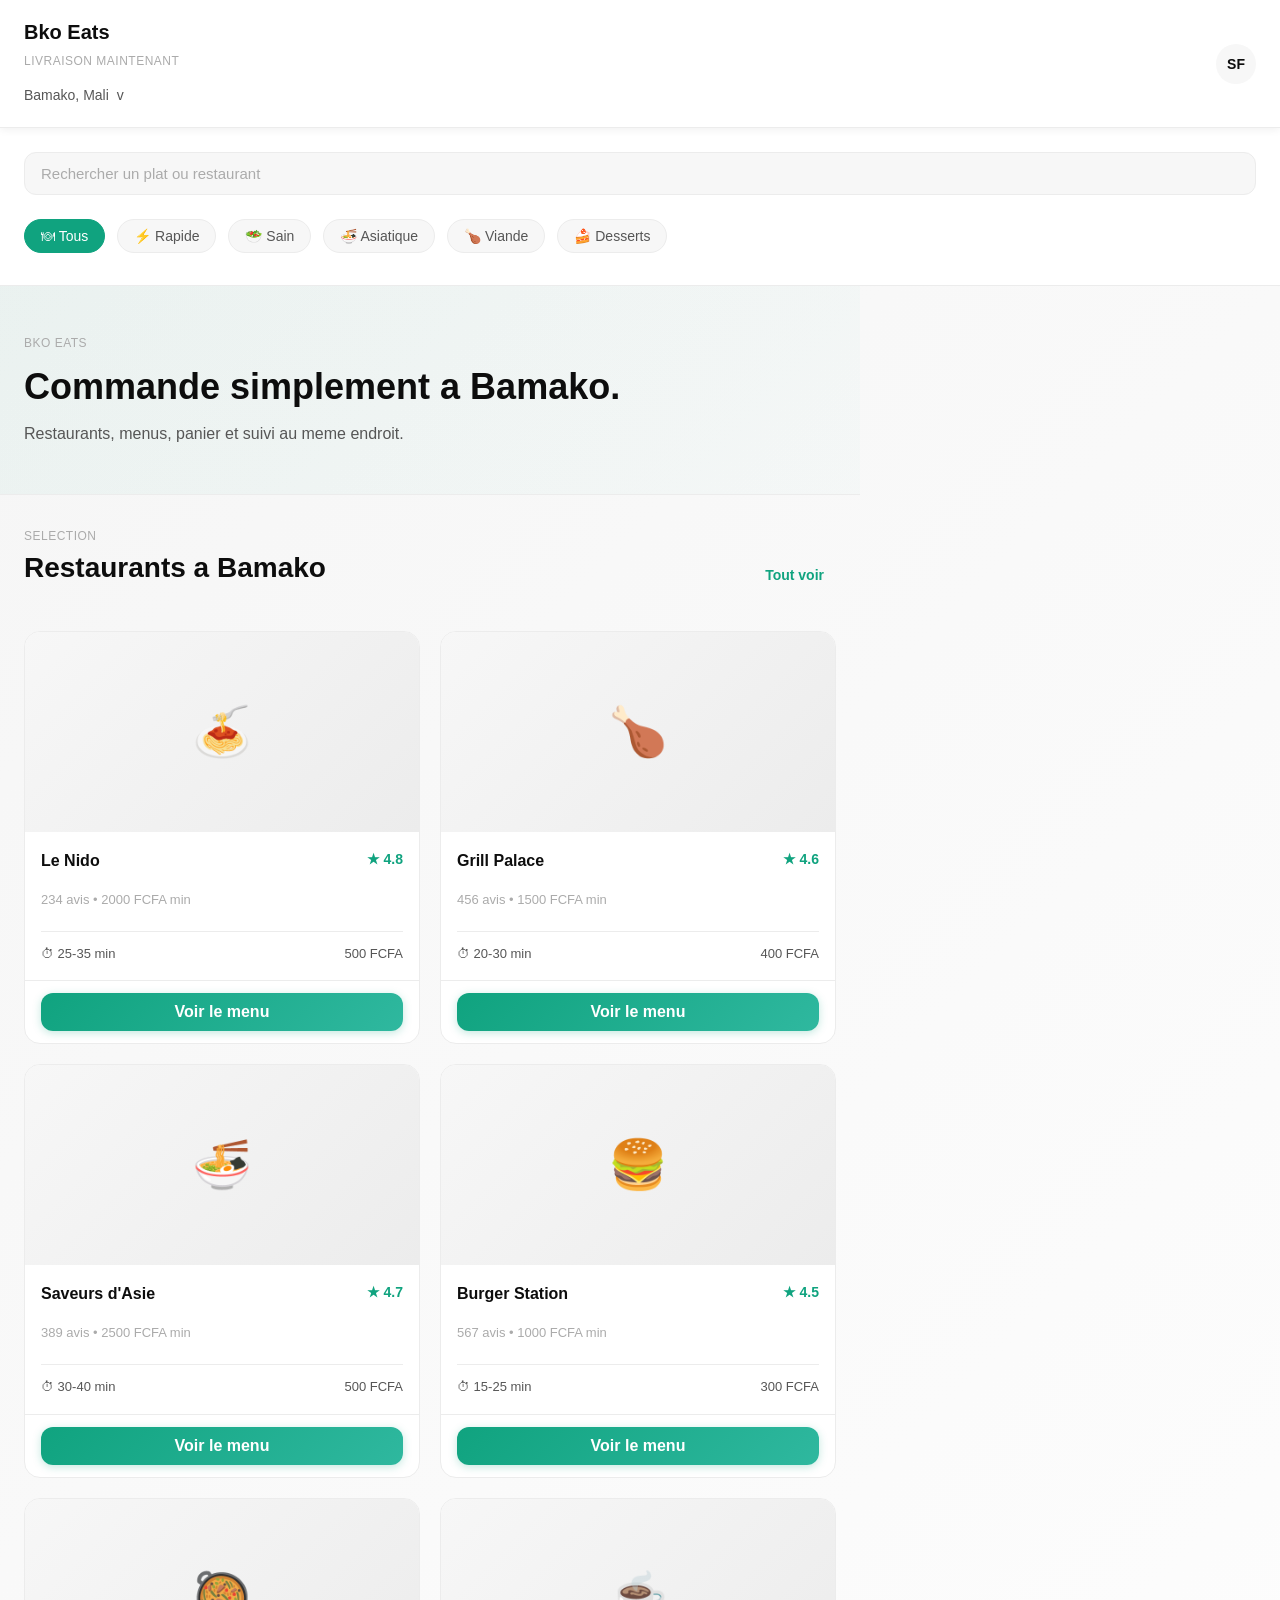
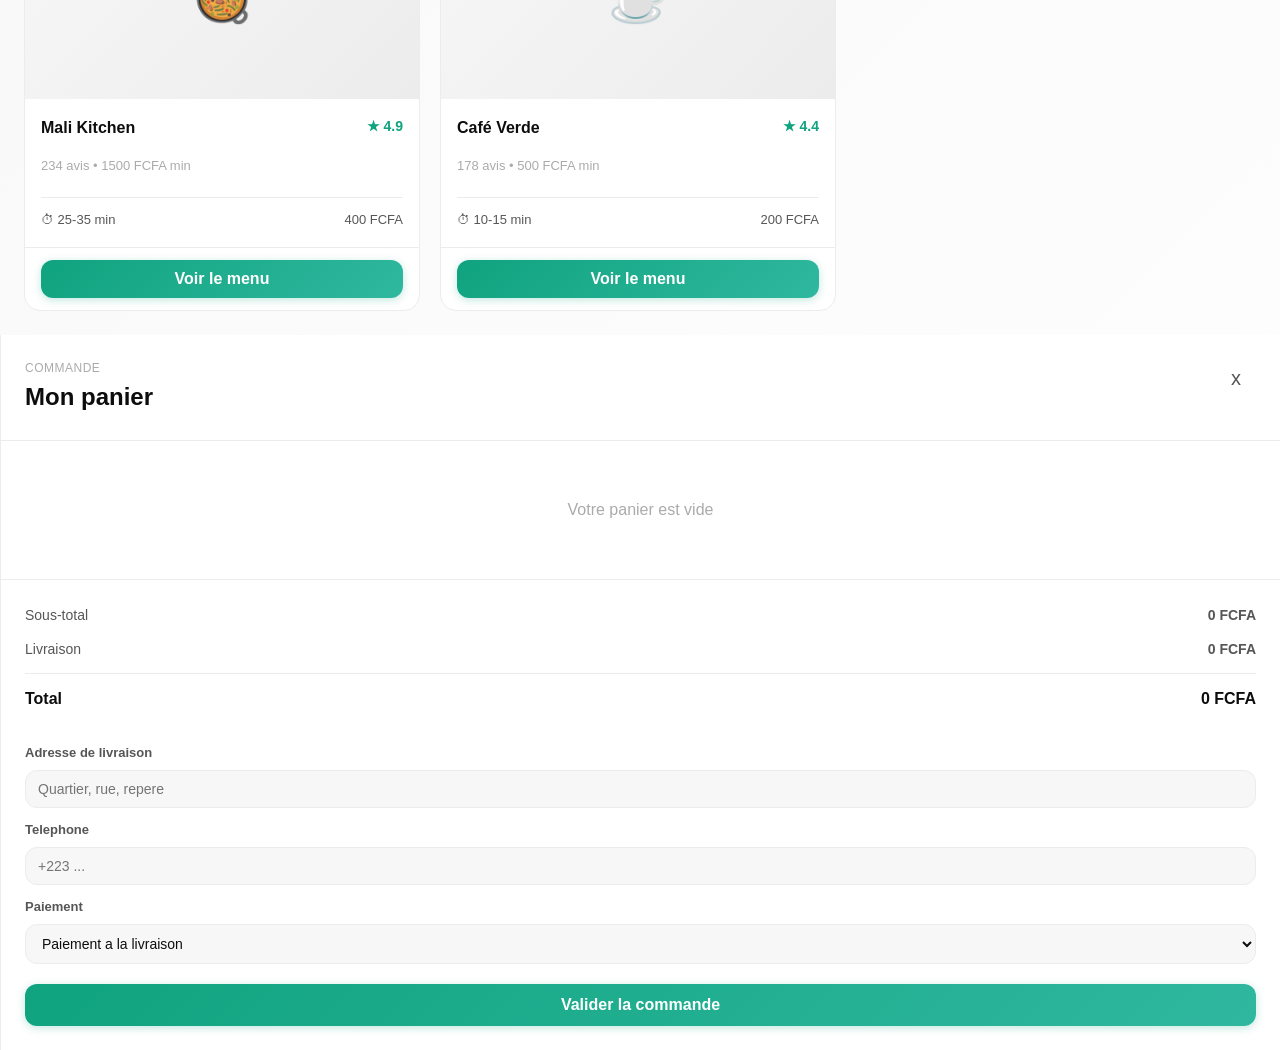
<file: index.html>
<!doctype html>
<html lang="fr">
  <head>
    <meta charset="UTF-8" />
    <meta name="viewport" content="width=device-width, initial-scale=1.0" />
    <title>Bko Eats - Commande de repas</title>
    <meta name="theme-color" content="#10a37f" />
    <link rel="manifest" href="manifest.json" />
    <link rel="icon" href="data:image/svg+xml,<svg xmlns='http://www.w3.org/2000/svg' viewBox='0 0 100 100'><text x='50' y='75' font-size='80' text-anchor='middle'>🍽</text></svg>" />
    <link rel="stylesheet" href="styles.css?v=4" />
  </head>
  <body>
    <main class="app-shell">
      <section class="topbar">
        <div>
          <p class="brand-name">Bko Eats</p>
          <p class="eyebrow">Livraison maintenant</p>
          <button class="location-button" type="button" aria-label="Changer l'adresse">
            <span>Bamako, Mali</span>
            <span aria-hidden="true">v</span>
          </button>
        </div>
        <button class="icon-button" type="button" id="authButton" aria-label="Profil">SF</button>
      </section>

      <section class="search-panel">
        <label class="search-box">
          <input id="searchInput" type="search" placeholder="Rechercher un plat ou restaurant" />
        </label>
        <div class="category-row" id="categoryRow"></div>
      </section>

      <section class="hero">
        <div>
          <p class="eyebrow">Bko Eats</p>
          <h1>Commande simplement a Bamako.</h1>
          <p>Restaurants, menus, panier et suivi au meme endroit.</p>
        </div>
      </section>

      <section class="section-heading">
        <div>
          <p class="eyebrow">Selection</p>
          <h2>Restaurants a Bamako</h2>
        </div>
        <button class="text-button" type="button" id="resetButton">Tout voir</button>
      </section>

      <section class="restaurant-list" id="restaurantList"></section>
    </main>

    <aside class="cart-panel" id="cartPanel" aria-live="polite">
      <div class="cart-header">
        <div>
          <p class="eyebrow">Commande</p>
          <h2>Mon panier</h2>
        </div>
        <button class="icon-button close-cart" type="button" id="closeCart" aria-label="Fermer le panier">x</button>
      </div>
      <div class="cart-items" id="cartItems"></div>
      <div class="cart-summary">
        <div><span>Sous-total</span><strong id="subtotal">0 FCFA</strong></div>
        <div><span>Livraison</span><strong id="delivery">0 FCFA</strong></div>
        <div class="total"><span>Total</span><strong id="total">0 FCFA</strong></div>
        <form class="payment-form" id="paymentForm">
          <label>
            Adresse de livraison
            <input id="deliveryAddress" name="address" type="text" placeholder="Quartier, rue, repere" />
          </label>
          <label>
            Telephone
            <input id="deliveryPhone" name="phone" type="tel" placeholder="+223 ..." />
          </label>
          <label>
            Paiement
            <select id="paymentMethod" name="paymentMethod">
              <option value="cash">Paiement a la livraison</option>
              <option value="orange-money">Orange Money</option>
              <option value="wave">Wave</option>
              <option value="card">Carte bancaire</option>
            </select>
          </label>
        </form>
        <p class="cart-notice" id="cartNotice"></p>
        <button class="primary-button" type="button" id="checkoutButton">Valider la commande</button>
      </div>
    </aside>

    <button class="floating-cart" type="button" id="openCart">
      <span>Panier</span>
      <strong id="cartCount">0</strong>
    </button>

    <div class="order-modal" id="orderModal" role="dialog" aria-modal="true" aria-labelledby="orderTitle">
      <div class="modal-card">
        <button class="icon-button modal-close" type="button" id="closeModal" aria-label="Fermer">x</button>
        <div class="success-mark">OK</div>
        <h2 id="orderTitle">Commande confirmee</h2>
        <p id="orderMessage">Ton restaurant prepare la commande. Livraison estimee dans 28 minutes.</p>
        <div class="tracking">
          <span class="active"></span>
          <span class="active"></span>
          <span></span>
          <span></span>
        </div>
      </div>
    </div>

    <div class="order-modal" id="authModal" role="dialog" aria-modal="true" aria-labelledby="authTitle">
      <div class="modal-card account-card">
        <button class="icon-button modal-close" type="button" id="closeAuthModal" aria-label="Fermer">x</button>
        <h2 id="authTitle">Mon compte Bko Eats</h2>
        <p id="authStatus">Connecte-toi pour sauvegarder tes commandes, ton panier et tes avis.</p>
        <form class="account-form" id="authForm">
          <label>
            Nom
            <input id="authName" name="name" type="text" placeholder="Ton nom" required />
          </label>
          <label>
            Telephone
            <input id="authPhone" name="phone" type="tel" placeholder="+223 ..." required />
          </label>
          <label>
            Adresse
            <input id="authAddress" name="address" type="text" placeholder="Quartier, rue, repere" required />
          </label>
          <button class="primary-button" type="submit">Enregistrer le compte</button>
        </form>
        <div class="order-history" id="orderHistory"></div>
      </div>
    </div>

    <script src="app.js?v=4"></script>
    <script>
      if ("serviceWorker" in navigator) {
        navigator.serviceWorker.register("sw.js");
      }
    </script>
  </body>
</html>
</file>
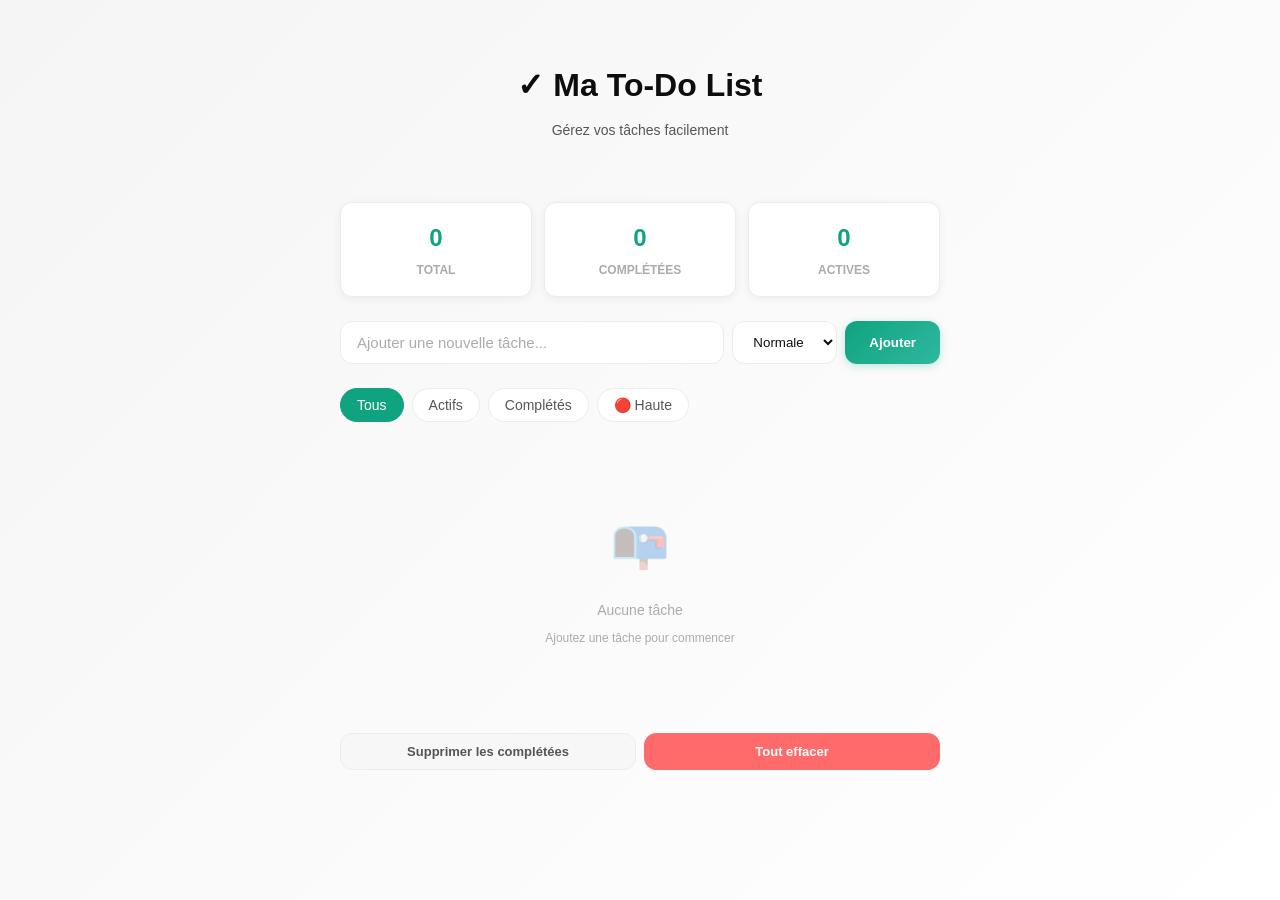
<file: todo.html>
<!DOCTYPE html>
<html lang="fr">
  <head>
    <meta charset="UTF-8" />
    <meta name="viewport" content="width=device-width, initial-scale=1.0" />
    <title>To-Do List - Gestion des Tâches</title>
    <meta name="theme-color" content="#10a37f" />
    <link rel="icon" href="icon.svg" type="image/svg+xml" />
    <style>
      :root {
        --primary: #10a37f;
        --primary-dark: #0d7c5e;
        --primary-light: #2fb89f;
        --background: #ffffff;
        --surface: #f7f7f7;
        --text-primary: #0d0d0d;
        --text-secondary: #565656;
        --text-tertiary: #ababab;
        --border: #d9d9d9;
        --border-light: #ececec;
        --error: #ff6b6b;
        --success: #51cf66;
        --shadow-sm: 0 2px 8px rgba(0, 0, 0, 0.06);
        --shadow-md: 0 4px 16px rgba(0, 0, 0, 0.1);
        --shadow-lg: 0 8px 32px rgba(0, 0, 0, 0.12);
        --radius-sm: 8px;
        --radius-md: 12px;
        --radius-lg: 16px;
        --transition: all 0.3s cubic-bezier(0.4, 0, 0.2, 1);
      }

      * {
        margin: 0;
        padding: 0;
        box-sizing: border-box;
      }

      html {
        scroll-behavior: smooth;
      }

      body {
        font-family: -apple-system, BlinkMacSystemFont, "Segoe UI", Roboto, "Helvetica Neue", Arial, sans-serif;
        background: linear-gradient(135deg, #f5f5f5 0%, #ffffff 100%);
        color: var(--text-primary);
        line-height: 1.6;
        -webkit-font-smoothing: antialiased;
        -moz-osx-font-smoothing: grayscale;
        min-height: 100vh;
        padding: 20px;
      }

      .container {
        max-width: 600px;
        margin: 0 auto;
      }

      .header {
        text-align: center;
        margin-bottom: 40px;
        padding: 40px 0 20px;
      }

      .header h1 {
        font-size: 32px;
        font-weight: 700;
        margin-bottom: 8px;
        color: var(--text-primary);
      }

      .header p {
        font-size: 14px;
        color: var(--text-secondary);
      }

      .stats {
        display: grid;
        grid-template-columns: repeat(3, 1fr);
        gap: 12px;
        margin-bottom: 24px;
      }

      .stat-card {
        background: var(--background);
        padding: 16px;
        border-radius: var(--radius-md);
        border: 1px solid var(--border-light);
        text-align: center;
        box-shadow: var(--shadow-sm);
      }

      .stat-card-number {
        font-size: 24px;
        font-weight: 700;
        color: var(--primary);
        margin-bottom: 4px;
      }

      .stat-card-label {
        font-size: 12px;
        color: var(--text-tertiary);
        text-transform: uppercase;
        font-weight: 600;
      }

      .input-section {
        display: flex;
        gap: 8px;
        margin-bottom: 24px;
      }

      .input-section input {
        flex: 1;
        padding: 12px 16px;
        border: 1px solid var(--border-light);
        border-radius: var(--radius-md);
        font-size: 15px;
        background: var(--background);
        color: var(--text-primary);
        transition: var(--transition);
      }

      .input-section input:focus {
        outline: none;
        border-color: var(--primary);
        box-shadow: 0 0 0 3px rgba(16, 163, 127, 0.1);
      }

      .input-section input::placeholder {
        color: var(--text-tertiary);
      }

      .add-button {
        padding: 12px 24px;
        background: linear-gradient(135deg, var(--primary) 0%, var(--primary-light) 100%);
        color: white;
        border: none;
        border-radius: var(--radius-md);
        font-weight: 600;
        cursor: pointer;
        transition: var(--transition);
        box-shadow: 0 2px 8px rgba(16, 163, 127, 0.25);
        white-space: nowrap;
      }

      .add-button:hover {
        transform: translateY(-2px);
        box-shadow: 0 4px 16px rgba(16, 163, 127, 0.35);
      }

      .add-button:active {
        transform: translateY(0);
      }

      .filters {
        display: flex;
        gap: 8px;
        margin-bottom: 24px;
        flex-wrap: wrap;
      }

      .filter-button {
        padding: 8px 16px;
        background: var(--background);
        border: 1px solid var(--border-light);
        border-radius: 20px;
        font-size: 14px;
        cursor: pointer;
        transition: var(--transition);
        color: var(--text-secondary);
        font-weight: 500;
      }

      .filter-button:hover,
      .filter-button.active {
        background: var(--primary);
        color: white;
        border-color: var(--primary);
      }

      .todo-list {
        display: flex;
        flex-direction: column;
        gap: 12px;
      }

      .todo-item {
        display: flex;
        align-items: flex-start;
        gap: 12px;
        padding: 16px;
        background: var(--background);
        border-radius: var(--radius-md);
        border: 1px solid var(--border-light);
        transition: var(--transition);
        animation: slideIn 0.3s ease-out;
      }

      @keyframes slideIn {
        from {
          opacity: 0;
          transform: translateY(-10px);
        }
        to {
          opacity: 1;
          transform: translateY(0);
        }
      }

      .todo-item:hover {
        border-color: var(--primary);
        box-shadow: var(--shadow-md);
      }

      .todo-item.completed {
        opacity: 0.6;
        background: var(--surface);
      }

      .todo-checkbox {
        width: 24px;
        height: 24px;
        border-radius: 50%;
        border: 2px solid var(--border);
        cursor: pointer;
        display: flex;
        align-items: center;
        justify-content: center;
        flex-shrink: 0;
        margin-top: 2px;
        transition: var(--transition);
      }

      .todo-checkbox:hover {
        border-color: var(--primary);
        background: rgba(16, 163, 127, 0.05);
      }

      .todo-item input[type="checkbox"]:checked + .todo-checkbox {
        background: linear-gradient(135deg, var(--primary) 0%, var(--primary-light) 100%);
        border-color: var(--primary);
        color: white;
      }

      .todo-item input[type="checkbox"] {
        display: none;
      }

      .todo-content {
        flex: 1;
        min-width: 0;
      }

      .todo-title {
        font-size: 15px;
        font-weight: 500;
        color: var(--text-primary);
        word-break: break-word;
        margin-bottom: 4px;
      }

      .todo-item.completed .todo-title {
        text-decoration: line-through;
        color: var(--text-tertiary);
      }

      .todo-meta {
        display: flex;
        align-items: center;
        gap: 12px;
        font-size: 12px;
        color: var(--text-tertiary);
      }

      .todo-priority {
        padding: 2px 8px;
        border-radius: 4px;
        font-weight: 600;
        font-size: 11px;
        text-transform: uppercase;
      }

      .todo-priority.high {
        background: rgba(255, 107, 107, 0.2);
        color: var(--error);
      }

      .todo-priority.medium {
        background: rgba(255, 193, 7, 0.2);
        color: #ffc107;
      }

      .todo-priority.low {
        background: rgba(81, 207, 102, 0.2);
        color: var(--success);
      }

      .todo-date {
        font-size: 12px;
        color: var(--text-tertiary);
      }

      .todo-actions {
        display: flex;
        gap: 8px;
        flex-shrink: 0;
      }

      .todo-button {
        width: 32px;
        height: 32px;
        border-radius: 50%;
        border: none;
        background: var(--surface);
        cursor: pointer;
        display: flex;
        align-items: center;
        justify-content: center;
        font-size: 16px;
        transition: var(--transition);
        color: var(--text-secondary);
      }

      .todo-button:hover {
        background: var(--primary);
        color: white;
      }

      .todo-button.delete:hover {
        background: var(--error);
      }

      .empty-state {
        text-align: center;
        padding: 60px 20px;
        color: var(--text-tertiary);
      }

      .empty-state-icon {
        font-size: 48px;
        margin-bottom: 16px;
        opacity: 0.3;
      }

      .empty-state-text {
        font-size: 14px;
        margin-bottom: 8px;
      }

      .empty-state-subtext {
        font-size: 12px;
        color: var(--text-tertiary);
      }

      .clear-all {
        display: flex;
        gap: 8px;
        margin-top: 24px;
      }

      .clear-button {
        flex: 1;
        padding: 10px 16px;
        background: var(--surface);
        border: 1px solid var(--border-light);
        border-radius: var(--radius-md);
        color: var(--text-secondary);
        font-size: 13px;
        font-weight: 600;
        cursor: pointer;
        transition: var(--transition);
      }

      .clear-button:hover {
        background: var(--error);
        color: white;
        border-color: var(--error);
      }

      @media (max-width: 480px) {
        .header h1 {
          font-size: 24px;
        }

        .stats {
          grid-template-columns: repeat(3, 1fr);
          gap: 8px;
        }

        .input-section {
          flex-direction: column;
        }

        .add-button {
          width: 100%;
        }

        .todo-item {
          flex-direction: column;
          gap: 8px;
        }

        .todo-actions {
          width: 100%;
          justify-content: flex-end;
        }
      }
    </style>
  </head>
  <body>
    <div class="container">
      <div class="header">
        <h1>✓ Ma To-Do List</h1>
        <p>Gérez vos tâches facilement</p>
      </div>

      <div class="stats">
        <div class="stat-card">
          <div class="stat-card-number" id="totalCount">0</div>
          <div class="stat-card-label">Total</div>
        </div>
        <div class="stat-card">
          <div class="stat-card-number" id="completedCount">0</div>
          <div class="stat-card-label">Complétées</div>
        </div>
        <div class="stat-card">
          <div class="stat-card-number" id="activeCount">0</div>
          <div class="stat-card-label">Actives</div>
        </div>
      </div>

      <div class="input-section">
        <input
          id="todoInput"
          type="text"
          placeholder="Ajouter une nouvelle tâche..."
          autocomplete="off"
        />
        <select id="prioritySelect" style="padding: 12px 16px; border: 1px solid var(--border-light); border-radius: var(--radius-md); background: var(--background); color: var(--text-primary);">
          <option value="low">Basse</option>
          <option value="medium" selected>Normale</option>
          <option value="high">Haute</option>
        </select>
        <button class="add-button" id="addButton">Ajouter</button>
      </div>

      <div class="filters">
        <button class="filter-button active" data-filter="all">Tous</button>
        <button class="filter-button" data-filter="active">Actifs</button>
        <button class="filter-button" data-filter="completed">Complétés</button>
        <button class="filter-button" data-filter="high">🔴 Haute</button>
      </div>

      <div class="todo-list" id="todoList"></div>

      <div class="clear-all">
        <button class="clear-button" id="clearCompletedButton">Supprimer les complétées</button>
        <button class="clear-button" id="clearAllButton" style="background: var(--error); color: white; border-color: var(--error);">Tout effacer</button>
      </div>
    </div>

    <script>
      class TodoApp {
        constructor() {
          this.todos = this.loadTodos();
          this.currentFilter = 'all';
          this.init();
        }

        init() {
          this.cacheElements();
          this.attachEventListeners();
          this.render();
        }

        cacheElements() {
          this.todoInput = document.getElementById('todoInput');
          this.prioritySelect = document.getElementById('prioritySelect');
          this.addButton = document.getElementById('addButton');
          this.todoList = document.getElementById('todoList');
          this.filterButtons = document.querySelectorAll('.filter-button');
          this.clearCompletedButton = document.getElementById('clearCompletedButton');
          this.clearAllButton = document.getElementById('clearAllButton');
          this.totalCount = document.getElementById('totalCount');
          this.completedCount = document.getElementById('completedCount');
          this.activeCount = document.getElementById('activeCount');
        }

        attachEventListeners() {
          this.addButton.addEventListener('click', () => this.addTodo());
          this.todoInput.addEventListener('keypress', (e) => {
            if (e.key === 'Enter') this.addTodo();
          });
          this.filterButtons.forEach((btn) => {
            btn.addEventListener('click', (e) => this.setFilter(e.target.dataset.filter));
          });
          this.clearCompletedButton.addEventListener('click', () => this.clearCompleted());
          this.clearAllButton.addEventListener('click', () => this.clearAll());
        }

        addTodo() {
          const title = this.todoInput.value.trim();
          if (!title) return;

          const todo = {
            id: Date.now(),
            title,
            completed: false,
            priority: this.prioritySelect.value,
            createdAt: new Date().toLocaleDateString('fr-FR'),
          };

          this.todos.unshift(todo);
          this.saveTodos();
          this.render();
          this.todoInput.value = '';
        }

        toggleTodo(id) {
          const todo = this.todos.find((t) => t.id === id);
          if (todo) {
            todo.completed = !todo.completed;
            this.saveTodos();
            this.render();
          }
        }

        deleteTodo(id) {
          this.todos = this.todos.filter((t) => t.id !== id);
          this.saveTodos();
          this.render();
        }

        setFilter(filter) {
          this.currentFilter = filter;
          this.filterButtons.forEach((btn) => {
            btn.classList.toggle('active', btn.dataset.filter === filter);
          });
          this.render();
        }

        getFilteredTodos() {
          return this.todos.filter((todo) => {
            if (this.currentFilter === 'active') return !todo.completed;
            if (this.currentFilter === 'completed') return todo.completed;
            if (this.currentFilter === 'high') return todo.priority === 'high';
            return true;
          });
        }

        updateStats() {
          this.totalCount.textContent = this.todos.length;
          this.completedCount.textContent = this.todos.filter((t) => t.completed).length;
          this.activeCount.textContent = this.todos.filter((t) => !t.completed).length;
        }

        render() {
          const filtered = this.getFilteredTodos();
          this.updateStats();

          if (filtered.length === 0) {
            this.todoList.innerHTML = `
              <div class="empty-state">
                <div class="empty-state-icon">📭</div>
                <div class="empty-state-text">Aucune tâche</div>
                <div class="empty-state-subtext">
                  ${this.currentFilter === 'all' ? 'Ajoutez une tâche pour commencer' : 'Aucune tâche dans cette catégorie'}
                </div>
              </div>
            `;
            return;
          }

          this.todoList.innerHTML = filtered
            .map(
              (todo) => `
              <div class="todo-item ${todo.completed ? 'completed' : ''}">
                <input type="checkbox" id="todo-${todo.id}" ${todo.completed ? 'checked' : ''} />
                <label for="todo-${todo.id}" class="todo-checkbox">
                  ${todo.completed ? '✓' : ''}
                </label>
                <div class="todo-content">
                  <div class="todo-title">${this.escapeHtml(todo.title)}</div>
                  <div class="todo-meta">
                    <span class="todo-priority ${todo.priority}">${todo.priority}</span>
                    <span class="todo-date">${todo.createdAt}</span>
                  </div>
                </div>
                <div class="todo-actions">
                  <button class="todo-button delete" data-id="${todo.id}">🗑</button>
                </div>
              </div>
            `
            )
            .join('');

          // Attach event listeners
          document.querySelectorAll('input[type="checkbox"]').forEach((checkbox) => {
            checkbox.addEventListener('change', (e) => {
              const id = parseInt(e.target.id.replace('todo-', ''));
              this.toggleTodo(id);
            });
          });

          document.querySelectorAll('.todo-button.delete').forEach((btn) => {
            btn.addEventListener('click', (e) => {
              const id = parseInt(e.target.dataset.id);
              this.deleteTodo(id);
            });
          });
        }

        clearCompleted() {
          if (confirm('Supprimer toutes les tâches complétées ?')) {
            this.todos = this.todos.filter((t) => !t.completed);
            this.saveTodos();
            this.render();
          }
        }

        clearAll() {
          if (confirm('Supprimer toutes les tâches ? Cette action est irréversible.')) {
            this.todos = [];
            this.saveTodos();
            this.render();
          }
        }

        saveTodos() {
          localStorage.setItem('todos', JSON.stringify(this.todos));
        }

        loadTodos() {
          const stored = localStorage.getItem('todos');
          return stored ? JSON.parse(stored) : [];
        }

        escapeHtml(text) {
          const div = document.createElement('div');
          div.textContent = text;
          return div.innerHTML;
        }
      }

      // Initialize app
      new TodoApp();
    </script>
  </body>
</html>
</file>
<file: styles.css>
/* ==================== CSS RESET & VARIABLES ==================== */
:root {
  --primary: #10a37f;
  --primary-dark: #0d7c5e;
  --primary-light: #2fb89f;
  --background: #ffffff;
  --surface: #f7f7f7;
  --text-primary: #0d0d0d;
  --text-secondary: #565656;
  --text-tertiary: #ababab;
  --border: #d9d9d9;
  --border-light: #ececec;
  --shadow-sm: 0 2px 8px rgba(0, 0, 0, 0.06);
  --shadow-md: 0 4px 16px rgba(0, 0, 0, 0.1);
  --shadow-lg: 0 8px 32px rgba(0, 0, 0, 0.12);
  --radius-sm: 8px;
  --radius-md: 12px;
  --radius-lg: 16px;
  --transition: all 0.3s cubic-bezier(0.4, 0, 0.2, 1);
}

* {
  margin: 0;
  padding: 0;
  box-sizing: border-box;
}

html {
  scroll-behavior: smooth;
}

body {
  font-family: -apple-system, BlinkMacSystemFont, "Segoe UI", Roboto, "Helvetica Neue", Arial, sans-serif;
  background: linear-gradient(135deg, #f5f5f5 0%, #ffffff 100%);
  color: var(--text-primary);
  line-height: 1.6;
  -webkit-font-smoothing: antialiased;
  -moz-osx-font-smoothing: grayscale;
}

/* ==================== LAYOUT ==================== */
.app-shell {
  display: grid;
  grid-template-columns: 1fr 420px;
  min-height: 100vh;
  gap: 0;
}

@media (max-width: 1024px) {
  .app-shell {
    grid-template-columns: 1fr;
    grid-template-rows: auto 1fr;
  }
}

/* ==================== TOPBAR ==================== */
.topbar {
  display: flex;
  justify-content: space-between;
  align-items: center;
  padding: 16px 24px;
  background: var(--background);
  border-bottom: 1px solid var(--border-light);
  position: sticky;
  top: 0;
  z-index: 100;
  box-shadow: var(--shadow-sm);
  grid-column: 1 / -1;
}

.topbar > div {
  display: flex;
  flex-direction: column;
  gap: 4px;
}

.brand-name {
  font-size: 20px;
  font-weight: 700;
  color: var(--text-primary);
  margin: 0;
}

.eyebrow {
  font-size: 12px;
  font-weight: 500;
  color: var(--text-tertiary);
  text-transform: uppercase;
  letter-spacing: 0.5px;
  margin: 0;
}

.location-button {
  display: flex;
  align-items: center;
  gap: 8px;
  background: none;
  border: none;
  padding: 8px 0;
  border-radius: var(--radius-md);
  cursor: pointer;
  font-size: 14px;
  color: var(--text-secondary);
  transition: var(--transition);
  margin-top: 4px;
  font-weight: 500;
}

.location-button:hover {
  color: var(--primary);
}

/* ==================== BUTTONS ==================== */
.icon-button {
  width: 40px;
  height: 40px;
  border-radius: 50%;
  background: var(--surface);
  border: none;
  cursor: pointer;
  font-weight: 600;
  font-size: 14px;
  color: var(--text-primary);
  display: flex;
  align-items: center;
  justify-content: center;
  transition: var(--transition);
}

.icon-button:hover {
  background: var(--primary);
  color: white;
  transform: scale(1.05);
}

.icon-button.close-cart,
.icon-button.modal-close {
  background: transparent;
  color: var(--text-secondary);
  font-size: 20px;
  font-weight: 300;
}

.icon-button.close-cart:hover,
.icon-button.modal-close:hover {
  background: transparent;
  color: var(--text-primary);
}

.primary-button {
  width: 100%;
  padding: 12px 24px;
  background: linear-gradient(135deg, var(--primary) 0%, var(--primary-light) 100%);
  color: white;
  border: none;
  border-radius: var(--radius-md);
  font-size: 16px;
  font-weight: 600;
  cursor: pointer;
  transition: var(--transition);
  box-shadow: 0 2px 8px rgba(16, 163, 127, 0.25);
}

.primary-button:hover:not(:disabled) {
  transform: translateY(-2px);
  box-shadow: 0 4px 16px rgba(16, 163, 127, 0.35);
}

.primary-button:active:not(:disabled) {
  transform: translateY(0);
}

.primary-button:disabled {
  opacity: 0.5;
  cursor: not-allowed;
}

.text-button {
  background: none;
  border: none;
  color: var(--primary);
  font-size: 14px;
  font-weight: 600;
  cursor: pointer;
  transition: var(--transition);
  padding: 8px 12px;
}

.text-button:hover {
  color: var(--primary-dark);
}

/* ==================== SEARCH PANEL ==================== */
.search-panel {
  padding: 24px;
  background: var(--background);
  border-bottom: 1px solid var(--border-light);
  grid-column: 1 / -1;
}

.search-box {
  display: flex;
  align-items: center;
  margin-bottom: 16px;
}

.search-box input {
  width: 100%;
  padding: 12px 16px;
  border: 1px solid var(--border-light);
  border-radius: var(--radius-md);
  font-size: 15px;
  background: var(--surface);
  color: var(--text-primary);
  transition: var(--transition);
}

.search-box input:focus {
  outline: none;
  background: var(--background);
  border-color: var(--primary);
  box-shadow: 0 0 0 3px rgba(16, 163, 127, 0.1);
}

.search-box input::placeholder {
  color: var(--text-tertiary);
}

.category-row {
  display: flex;
  gap: 12px;
  overflow-x: auto;
  padding: 8px 0;
  scroll-behavior: smooth;
}

.category-row::-webkit-scrollbar {
  height: 4px;
}

.category-row::-webkit-scrollbar-track {
  background: var(--surface);
  border-radius: 2px;
}

.category-row::-webkit-scrollbar-thumb {
  background: var(--border);
  border-radius: 2px;
}

.category-badge {
  padding: 8px 16px;
  background: var(--surface);
  border: 1px solid var(--border-light);
  border-radius: 20px;
  font-size: 14px;
  cursor: pointer;
  transition: var(--transition);
  white-space: nowrap;
  color: var(--text-secondary);
  font-weight: 500;
}

.category-badge:hover,
.category-badge.active {
  background: var(--primary);
  color: white;
  border-color: var(--primary);
}

/* ==================== HERO SECTION ==================== */
.hero {
  padding: 48px 24px;
  background: linear-gradient(135deg, rgba(16, 163, 127, 0.05) 0%, rgba(47, 184, 159, 0.02) 100%);
  border-bottom: 1px solid var(--border-light);
  grid-column: 1;
}

.hero h1 {
  font-size: 36px;
  font-weight: 700;
  line-height: 1.2;
  margin: 12px 0;
  color: var(--text-primary);
}

.hero > div > p:last-child {
  font-size: 16px;
  color: var(--text-secondary);
  margin-top: 12px;
  max-width: 500px;
}

/* ==================== SECTION HEADING ==================== */
.section-heading {
  display: flex;
  justify-content: space-between;
  align-items: flex-end;
  padding: 32px 24px 16px;
  gap: 16px;
  grid-column: 1;
}

.section-heading h2 {
  font-size: 28px;
  font-weight: 700;
  color: var(--text-primary);
  margin: 0;
}

.section-heading > div {
  flex: 1;
}

/* ==================== RESTAURANT LIST ==================== */
.restaurant-list {
  display: grid;
  grid-template-columns: repeat(auto-fill, minmax(280px, 1fr));
  gap: 20px;
  padding: 24px;
  grid-column: 1;
  overflow-y: auto;
}

.restaurant-card {
  background: var(--background);
  border: 1px solid var(--border-light);
  border-radius: var(--radius-lg);
  overflow: hidden;
  cursor: pointer;
  transition: var(--transition);
  display: flex;
  flex-direction: column;
}

.restaurant-card:hover {
  border-color: var(--primary);
  box-shadow: var(--shadow-md);
  transform: translateY(-4px);
}

.restaurant-image {
  width: 100%;
  height: 200px;
  background: linear-gradient(135deg, var(--surface) 0%, var(--border-light) 100%);
  display: flex;
  align-items: center;
  justify-content: center;
  font-size: 48px;
  overflow: hidden;
  position: relative;
}

.restaurant-image img {
  width: 100%;
  height: 100%;
  object-fit: cover;
}

.restaurant-content {
  padding: 16px;
  flex: 1;
  display: flex;
  flex-direction: column;
}

.restaurant-header {
  display: flex;
  justify-content: space-between;
  align-items: flex-start;
  margin-bottom: 8px;
}

.restaurant-name {
  font-size: 16px;
  font-weight: 600;
  color: var(--text-primary);
  margin: 0;
}

.restaurant-rating {
  display: flex;
  align-items: center;
  gap: 4px;
  font-size: 14px;
  font-weight: 600;
  color: var(--primary);
}

.restaurant-info {
  font-size: 13px;
  color: var(--text-tertiary);
  margin: 8px 0;
  flex: 1;
}

.restaurant-footer {
  display: flex;
  justify-content: space-between;
  align-items: center;
  margin-top: 12px;
  padding-top: 12px;
  border-top: 1px solid var(--border-light);
}

.restaurant-time {
  font-size: 13px;
  color: var(--text-secondary);
  font-weight: 500;
}

.restaurant-delivery {
  font-size: 13px;
  color: var(--text-secondary);
  font-weight: 500;
}

/* ==================== CART PANEL ==================== */
.cart-panel {
  background: var(--background);
  border-left: 1px solid var(--border-light);
  display: flex;
  flex-direction: column;
  z-index: 200;
  transition: var(--transition);
  grid-column: 2;
  grid-row: 2;
  overflow-y: auto;
}

@media (max-width: 1024px) {
  .cart-panel {
    position: fixed;
    right: -100%;
    top: 0;
    width: 100%;
    max-width: 420px;
    height: 100vh;
    border-left: 1px solid var(--border-light);
    box-shadow: var(--shadow-lg);
  }

  .cart-panel.active {
    right: 0;
  }
}

.cart-header {
  display: flex;
  justify-content: space-between;
  align-items: flex-start;
  padding: 24px;
  border-bottom: 1px solid var(--border-light);
}

.cart-header h2 {
  font-size: 24px;
  font-weight: 700;
  color: var(--text-primary);
  margin: 0;
}

.cart-items {
  flex: 1;
  overflow-y: auto;
  padding: 16px;
}

.cart-item {
  display: flex;
  gap: 12px;
  padding: 16px;
  background: var(--surface);
  border-radius: var(--radius-md);
  margin-bottom: 12px;
  align-items: flex-start;
}

.cart-item-image {
  width: 60px;
  height: 60px;
  background: var(--border-light);
  border-radius: var(--radius-md);
  flex-shrink: 0;
  display: flex;
  align-items: center;
  justify-content: center;
  font-size: 24px;
}

.cart-item-content {
  flex: 1;
  min-width: 0;
}

.cart-item-name {
  font-size: 14px;
  font-weight: 600;
  color: var(--text-primary);
  margin: 0 0 4px 0;
}

.cart-item-price {
  font-size: 13px;
  color: var(--primary);
  font-weight: 600;
}

.cart-item-controls {
  display: flex;
  align-items: center;
  gap: 8px;
  margin-top: 8px;
}

.quantity-button {
  width: 28px;
  height: 28px;
  border-radius: 50%;
  background: var(--background);
  border: 1px solid var(--border-light);
  cursor: pointer;
  display: flex;
  align-items: center;
  justify-content: center;
  font-size: 14px;
  transition: var(--transition);
  color: var(--text-secondary);
}

.quantity-button:hover {
  border-color: var(--primary);
  color: var(--primary);
}

.quantity-display {
  min-width: 30px;
  text-align: center;
  font-size: 14px;
  font-weight: 600;
}

.remove-button {
  margin-left: auto;
  background: none;
  border: none;
  color: var(--text-tertiary);
  cursor: pointer;
  font-size: 18px;
  transition: var(--transition);
  padding: 4px;
}

.remove-button:hover {
  color: #ff6b6b;
}

/* ==================== CART SUMMARY ==================== */
.cart-summary {
  padding: 24px;
  border-top: 1px solid var(--border-light);
  background: var(--background);
}

.cart-summary > div {
  display: flex;
  justify-content: space-between;
  font-size: 14px;
  margin-bottom: 12px;
  color: var(--text-secondary);
}

.cart-summary .total {
  font-size: 16px;
  font-weight: 700;
  color: var(--text-primary);
  padding: 12px 0;
  border-top: 1px solid var(--border-light);
  margin-top: 12px;
}

.payment-form {
  margin: 20px 0;
  display: flex;
  flex-direction: column;
  gap: 12px;
}

.payment-form label {
  display: flex;
  flex-direction: column;
  gap: 6px;
  font-size: 13px;
  font-weight: 600;
  color: var(--text-secondary);
}

.payment-form input,
.payment-form select {
  padding: 10px 12px;
  border: 1px solid var(--border-light);
  border-radius: var(--radius-md);
  font-size: 14px;
  background: var(--surface);
  color: var(--text-primary);
  transition: var(--transition);
}

.payment-form input:focus,
.payment-form select:focus {
  outline: none;
  border-color: var(--primary);
  background: var(--background);
  box-shadow: 0 0 0 3px rgba(16, 163, 127, 0.1);
}

.cart-notice {
  font-size: 12px;
  color: var(--text-tertiary);
  margin: 12px 0;
}

/* ==================== FLOATING CART BUTTON ==================== */
.floating-cart {
  position: fixed;
  bottom: 24px;
  right: 24px;
  display: flex;
  align-items: center;
  gap: 8px;
  padding: 12px 20px;
  background: linear-gradient(135deg, var(--primary) 0%, var(--primary-light) 100%);
  color: white;
  border: none;
  border-radius: 24px;
  font-weight: 600;
  cursor: pointer;
  box-shadow: var(--shadow-lg);
  transition: var(--transition);
  z-index: 150;
  display: none;
}

.floating-cart:hover {
  transform: scale(1.05);
  box-shadow: 0 8px 24px rgba(16, 163, 127, 0.4);
}

.floating-cart strong {
  background: rgba(255, 255, 255, 0.3);
  padding: 2px 8px;
  border-radius: 12px;
  font-size: 12px;
  min-width: 24px;
  text-align: center;
}

@media (max-width: 1024px) {
  .floating-cart {
    display: flex;
    bottom: 20px;
    right: 20px;
    padding: 12px 16px;
    font-size: 14px;
  }
}

/* ==================== MODALS ==================== */
.order-modal {
  display: none;
  position: fixed;
  top: 0;
  left: 0;
  width: 100%;
  height: 100%;
  background: rgba(0, 0, 0, 0.5);
  backdrop-filter: blur(4px);
  align-items: center;
  justify-content: center;
  z-index: 300;
  animation: fadeIn 0.3s ease-out;
}

.order-modal.active {
  display: flex;
}

@keyframes fadeIn {
  from {
    opacity: 0;
  }
  to {
    opacity: 1;
  }
}

.modal-card {
  background: var(--background);
  border-radius: var(--radius-lg);
  padding: 40px 32px;
  max-width: 400px;
  width: 90%;
  position: relative;
  animation: slideUp 0.4s cubic-bezier(0.4, 0, 0.2, 1);
  box-shadow: var(--shadow-lg);
}

@keyframes slideUp {
  from {
    transform: translateY(20px);
    opacity: 0;
  }
  to {
    transform: translateY(0);
    opacity: 1;
  }
}

.modal-card h2 {
  font-size: 24px;
  font-weight: 700;
  text-align: center;
  margin: 16px 0;
  color: var(--text-primary);
}

.modal-card p {
  font-size: 14px;
  color: var(--text-secondary);
  text-align: center;
  line-height: 1.6;
}

.success-mark {
  width: 60px;
  height: 60px;
  background: linear-gradient(135deg, var(--primary) 0%, var(--primary-light) 100%);
  color: white;
  border-radius: 50%;
  display: flex;
  align-items: center;
  justify-content: center;
  font-size: 32px;
  font-weight: 700;
  margin: 0 auto;
  animation: scaleIn 0.5s cubic-bezier(0.4, 0, 0.2, 1);
}

@keyframes scaleIn {
  from {
    transform: scale(0);
  }
  to {
    transform: scale(1);
  }
}

.tracking {
  display: flex;
  gap: 8px;
  justify-content: center;
  margin: 24px 0;
}

.tracking span {
  width: 8px;
  height: 8px;
  border-radius: 50%;
  background: var(--border);
  transition: var(--transition);
}

.tracking span.active {
  background: var(--primary);
  animation: pulse 1.5s ease-in-out infinite;
}

@keyframes pulse {
  0%, 100% {
    transform: scale(1);
  }
  50% {
    transform: scale(1.2);
  }
}

.account-form {
  margin: 24px 0;
  display: flex;
  flex-direction: column;
  gap: 12px;
}

.account-form label {
  display: flex;
  flex-direction: column;
  gap: 6px;
  font-size: 13px;
  font-weight: 600;
  color: var(--text-secondary);
}

.account-form input {
  padding: 10px 12px;
  border: 1px solid var(--border-light);
  border-radius: var(--radius-md);
  font-size: 14px;
  background: var(--surface);
  color: var(--text-primary);
}

.account-form input:focus {
  outline: none;
  border-color: var(--primary);
  box-shadow: 0 0 0 3px rgba(16, 163, 127, 0.1);
}

.order-history {
  margin-top: 24px;
  padding-top: 24px;
  border-top: 1px solid var(--border-light);
}

.order-history h3 {
  font-size: 14px;
  font-weight: 600;
  color: var(--text-primary);
  margin-bottom: 12px;
}

.order-item {
  padding: 12px;
  background: var(--surface);
  border-radius: var(--radius-md);
  margin-bottom: 8px;
  font-size: 13px;
  color: var(--text-secondary);
}

/* ==================== RESPONSIVE ==================== */
@media (max-width: 768px) {
  .topbar {
    padding: 12px 16px;
  }

  .brand-name {
    font-size: 18px;
  }

  .search-panel {
    padding: 16px;
  }

  .hero {
    padding: 24px 16px;
  }

  .hero h1 {
    font-size: 22px;
  }

  .section-heading {
    padding: 24px 16px 12px;
  }

  .restaurant-list {
    grid-template-columns: repeat(2, 1fr);
    gap: 12px;
    padding: 12px;
  }

  .modal-card {
    padding: 32px 24px;
  }
}

@media (max-width: 480px) {
  .restaurant-list {
    grid-template-columns: 1fr;
  }

  .hero h1 {
    font-size: 20px;
  }

  .section-heading h2 {
    font-size: 20px;
  }

  .topbar {
    padding: 12px;
    font-size: 14px;
  }

  .modal-card {
    padding: 24px 16px;
  }
}

/* ==================== SCROLLBAR CUSTOM ==================== */
::-webkit-scrollbar {
  width: 8px;
  height: 8px;
}

::-webkit-scrollbar-track {
  background: var(--surface);
}

::-webkit-scrollbar-thumb {
  background: var(--border);
  border-radius: 4px;
}

::-webkit-scrollbar-thumb:hover {
  background: var(--text-tertiary);
}

/* ==================== PRINT STYLES ==================== */
@media print {
  .topbar,
  .search-panel,
  .floating-cart,
  .order-modal {
    display: none !important;
  }
}
</file>
